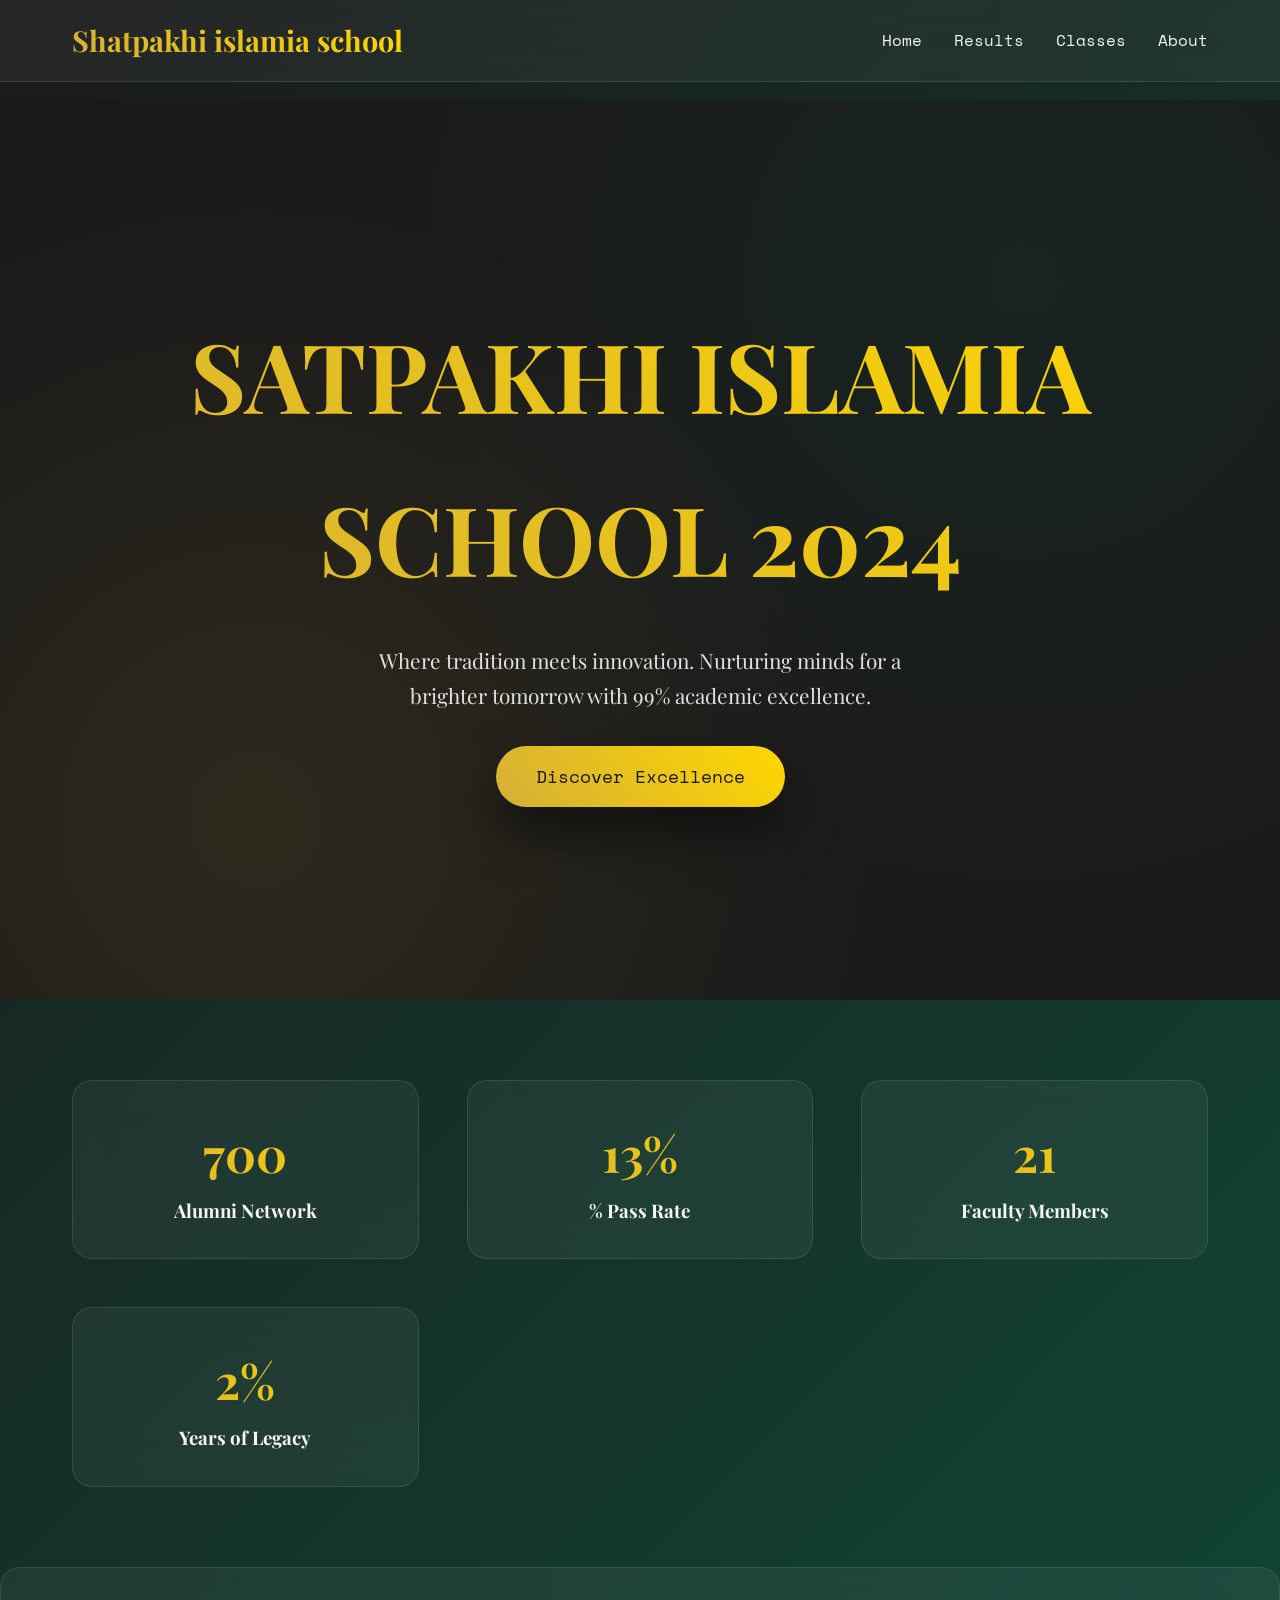
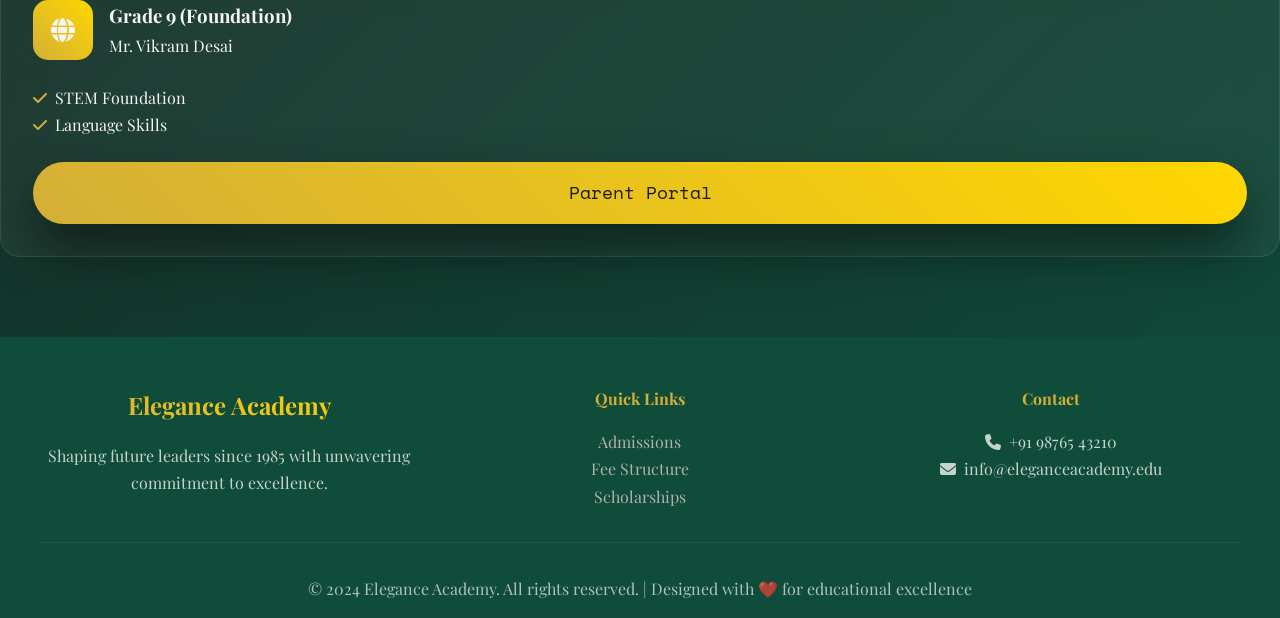
<file: index.html>
<!DOCTYPE html>
<html lang="en">
<head>
    <meta charset="UTF-8">
    <meta name="viewport" content="width=device-width, initial-scale=1.0">
    <title>Elegance Academy - Premier Education</title>
    <link href="https://fonts.googleapis.com/css2?family=Playfair+Display:wght@400;700&family=Space+Mono:wght@400;500&display=swap" rel="stylesheet">
    <link rel="stylesheet" href="https://cdnjs.cloudflare.com/ajax/libs/font-awesome/6.4.0/css/all.min.css">
    <link rel="shortcut icon" href="logo/SCHOOL-logo.jpeg" type="image/x-icon">
    <style>
        * {
            margin: 0;
            padding: 0;
            box-sizing: border-box;
        }

        :root {
            --bg-primary: #1A1A1A;
            --bg-secondary: #0F4C3A;
            --accent-gold: #D4AF37;
            --text-light: #F5F5F5;
            --text-muted: #B0B0B0;
            --glass-bg: rgba(255, 255, 255, 0.05);
            --glass-border: rgba(255, 255, 255, 0.1);
            --shadow: 0 25px 50px rgba(0,0,0,0.5);
            --shadow-hover: 0 35px 70px rgba(0,0,0,0.7);
        }

        body {
            font-family: 'Playfair Display', serif;
            background: linear-gradient(135deg, var(--bg-primary) 0%, var(--bg-secondary) 100%);
            color: var(--text-light);
            line-height: 1.7;
            overflow-x: hidden;
        }

        /* Navigation */
        .navbar {
            position: fixed;
            top: 0;
            width: 100%;
            background: var(--glass-bg);
            backdrop-filter: blur(20px);
            border-bottom: 1px solid var(--glass-border);
            z-index: 1000;
            transition: all 0.3s ease;
        }

        .nav-container {
            max-width: 1200px;
            margin: 0 auto;
            padding: 1rem 2rem;
            display: flex;
            justify-content: space-between;
            align-items: center;
        }

        .logo {
            font-size: 1.8rem;
            font-weight: 700;
            background: linear-gradient(45deg, var(--accent-gold), #FFD700);
            -webkit-background-clip: text;
            -webkit-text-fill-color: transparent;
            background-clip: text;
        }

        .nav-links {
            display: flex;
            list-style: none;
            gap: 2rem;
        }

        .nav-links a {
            color: var(--text-light);
            text-decoration: none;
            font-family: 'Space Mono', monospace;
            font-weight: 500;
            position: relative;
            transition: color 0.3s ease;
        }

        .nav-links a::after {
            content: '';
            position: absolute;
            bottom: -5px;
            left: 0;
            width: 0;
            height: 2px;
            background: var(--accent-gold);
            transition: width 0.3s ease;
        }

        .nav-links a:hover::after {
            width: 100%;
        }

        .nav-links a:hover {
            color: var(--accent-gold);
        }

        /* Hero Section */
        .hero {
            height: 100vh;
            display: flex;
            align-items: center;
            justify-content: center;
            text-align: center;
            position: relative;
            background: radial-gradient(circle at 20% 80%, rgba(212, 175, 55, 0.1) 0%, transparent 50%),
                        radial-gradient(circle at 80% 20%, rgba(15, 76, 58, 0.2) 0%, transparent 50%),
                        var(--bg-primary);
        }

        .hero-content h1 {
            font-size: clamp(3rem, 8vw, 6rem);
            margin-bottom: 1.5rem;
            background: linear-gradient(45deg, var(--accent-gold), #FFD700);
            -webkit-background-clip: text;
            -webkit-text-fill-color: transparent;
            background-clip: text;
            animation: glow 3s ease-in-out infinite alternate;
        }

        @keyframes glow {
            from { filter: drop-shadow(0 0 20px rgba(212, 175, 55, 0.3)); }
            to { filter: drop-shadow(0 0 30px rgba(212, 175, 55, 0.6)); }
        }

        .hero-content p {
            font-size: 1.3rem;
            max-width: 600px;
            margin: 0 auto 2rem;
            opacity: 0.9;
        }

        .cta-button {
            display: inline-block;
            padding: 1rem 2.5rem;
            background: linear-gradient(45deg, var(--accent-gold), #FFD700);
            color: var(--bg-primary);
            text-decoration: none;
            border-radius: 50px;
            font-family: 'Space Mono', monospace;
            font-weight: 500;
            font-size: 1.1rem;
            transition: all 0.3s ease;
            box-shadow: var(--shadow);
        }

        .cta-button:hover {
            transform: translateY(-5px);
            box-shadow: var(--shadow-hover);
        }

        /* Stats Section */
        .stats {
            padding: 5rem 2rem;
            max-width: 1200px;
            margin: 0 auto;
            display: grid;
            grid-template-columns: repeat(auto-fit, minmax(250px, 1fr));
            gap: 3rem;
        }

        .stat-card {
            text-align: center;
            padding: 2rem;
            background: var(--glass-bg);
            backdrop-filter: blur(20px);
            border: 1px solid var(--glass-border);
            border-radius: 20px;
            transition: all 0.3s ease;
        }

        .stat-card:hover {
            transform: translateY(-10px);
            border-color: var(--accent-gold);
        }

        .stat-number {
            font-size: 3rem;
            font-weight: 700;
            background: linear-gradient(45deg, var(--accent-gold), #FFD700);
            -webkit-background-clip: text;
            -webkit-text-fill-color: transparent;
            background-clip: text;
            display: block;
        }

        /* Results Page */
        .results-container {
            max-width: 800px;
            margin: 5rem auto;
            padding: 0 2rem;
        }

        .search-box {
            background: var(--glass-bg);
            backdrop-filter: blur(20px);
            border: 1px solid var(--glass-border);
            border-radius: 15px;
            padding: 2rem;
            margin-bottom: 3rem;
        }

        .search-input {
            width: 100%;
            padding: 1rem;
            background: rgba(255,255,255,0.1);
            border: 1px solid var(--glass-border);
            border-radius: 10px;
            color: var(--text-light);
            font-size: 1.1rem;
            font-family: 'Space Mono', monospace;
        }

        .results-table {
            background: var(--glass-bg);
            backdrop-filter: blur(20px);
            border-radius: 15px;
            overflow: hidden;
            box-shadow: var(--shadow);
        }

        table {
            width: 100%;
            border-collapse: collapse;
        }

        th, td {
            padding: 1.2rem;
            text-align: left;
            border-bottom: 1px solid var(--glass-border);
        }

        th {
            background: rgba(212, 175, 55, 0.1);
            font-family: 'Space Mono', monospace;
            font-weight: 500;
        }

        .grade-a { color: var(--accent-gold); font-weight: bold; }
        .grade-b { color: #FFD700; }

        /* Classes Page */
        .classes-grid {
            max-width: 1200px;
            margin: 5rem auto;
            padding: 0 2rem;
            display: grid;
            grid-template-columns: repeat(auto-fit, minmax(350px, 1fr));
            gap: 2rem;
        }

        .class-card {
            background: var(--glass-bg);
            backdrop-filter: blur(20px);
            border: 1px solid var(--glass-border);
            border-radius: 20px;
            padding: 2rem;
            transition: all 0.3s ease;
            cursor: pointer;
        }

        .class-card:hover {
            transform: translateY(-10px) scale(1.02);
            border-color: var(--accent-gold);
            box-shadow: var(--shadow-hover);
        }

        .class-header {
            display: flex;
            align-items: center;
            gap: 1rem;
            margin-bottom: 1.5rem;
        }

        .class-icon {
            width: 60px;
            height: 60px;
            background: linear-gradient(45deg, var(--accent-gold), #FFD700);
            border-radius: 15px;
            display: flex;
            align-items: center;
            justify-content: center;
            font-size: 1.5rem;
        }

        /* About Page */
        .about-content {
            max-width: 1000px;
            margin: 5rem auto;
            padding: 0 2rem;
        }

        .timeline {
            position: relative;
            margin: 3rem 0;
        }

        .timeline::before {
            content: '';
            position: absolute;
            left: 50%;
            top: 0;
            bottom: 0;
            width: 2px;
            background: linear-gradient(to bottom, var(--accent-gold), transparent);
            transform: translateX(-50%);
        }

        .timeline-item {
            margin: 3rem 0;
            position: relative;
        }

        /* Responsive */
        @media (max-width: 768px) {
            .nav-links {
                display: none;
            }
            
            .hero-content h1 {
                font-size: 2.5rem;
            }
            
            .stats {
                grid-template-columns: 1fr;
                gap: 2rem;
            }
        }

        /* Page Transitions */
        .page {
            display: none;
            min-height: 100vh;
            padding-top: 100px;
        }

        .page.active {
            display: block;
        }

        /* Animations */
        @keyframes fadeInUp {
            from {
                opacity: 0;
                transform: translateY(30px);
            }
            to {
                opacity: 1;
                transform: translateY(0);
            }
        }

        .animate {
            animation: fadeInUp 0.8s ease forwards;
        }
    </style>
</head>
<body>
    <!-- Navigation -->
    <nav class="navbar">
        <div class="nav-container">
            <div class="logo">Shatpakhi islamia school </div>
            <ul class="nav-links">
                <li><a href="#" onclick="showPage('home')">Home</a></li>
                <li><a href="#" onclick="showPage('results')">Results</a></li>
                <li><a href="#" onclick="showPage('classes')">Classes</a></li>
                <li><a href="#" onclick="showPage('about')">About</a></li>
            </ul>
        </div>
    </nav>

    <!-- Home Page -->
    <section id="home" class="page active">
        <div class="hero">
            <div class="hero-content">
                <h1>SATPAKHI ISLAMIA SCHOOL 2024</h1>
                <p>Where tradition meets innovation. Nurturing minds for a brighter tomorrow with 99% academic excellence.</p>
                <a href="#stats" class="cta-button">Discover Excellence</a>
            </div>
        </div>
        
        <section id="stats" class="stats">
            <div class="stat-card animate">
                <span class="stat-number" data-target="5000">0</span>
                <h3>Alumni Network</h3>
            </div>
            <div class="stat-card animate">
                <span class="stat-number" data-target="99">0</span>
                <h3>% Pass Rate</h3>
            </div>
            <div class="stat-card animate">
                <span class="stat-number" data-target="150">0</span>
                <h3>Faculty Members</h3>
            </div>
            <div class="stat-card animate">
                <span class="stat-number" data-target="20">0</span>
                <h3>Years of Legacy</h3>
            </div>
        </section>
    </section>

    <!-- Results Page -->
    <section id="results" class="page">
        <div class="results-container">
            <div class="search-box animate">
                <h2 style="margin-bottom: 1.5rem;">Check Your Results</h2>
                <input type="text" class="search-input" placeholder="Enter Roll Number or Name..." onkeyup="filterResults(this.value)">
                <br>
                <br>
                <button class="cta-button" id="result-btn">Our Result</button>
                <br>
                <p style="margin-top: 1rem; opacity: 0.7;">Select Year: <select><option>2024</option><option>2023</option></select></p>
            </div>

            <div class="results-table animate">
                <table>
                    <thead>
                        <tr>
                            <th>Roll No</th>
                            <th>Student Name</th>
                            <th>Maths</th>
                            <th>Science</th>
                            <th>English</th>
                            <th>Percentage</th>
                            <th>Rank</th>
                        </tr>
                    </thead>
                    <tbody id="resultsTable">
                        <tr>
                            <td>001</td>
                            <td>Aarav Sharma</td>
                            <td><span class="grade-a">98</span></td>
                            <td><span class="grade-a">96</span></td>
                            <td><span class="grade-a">95</span></td>
                            <td><span class="grade-a">96.3%</span></td>
                            <td>1st</td>
                        </tr>
                        <tr>
                            <td>002</td>
                            <td>Priya Patel</td>
                            <td><span class="grade-a">95</span></td>
                            <td><span class="grade-b">92</span></td>
                            <td><span class="grade-a">94</span></td>
                            <td>93.7%</td>
                            <td>2nd</td>
                        </tr>
                        <tr>
                            <td>003</td>
                            <td>Rohan Singh</td>
                            <td>88</td>
                            <td>90</td>
                            <td>89</td>
                            <td>89%</td>
                            <td>3rd</td>
                        </tr>
                    </tbody>
                </table>
            </div>
            <div style="text-align: center; margin-top: 2rem;">
                <button class="cta-button" onclick="downloadPDF()">Download PDF</button>
                <button class="cta-button" style="background: transparent; margin-left: 1rem;" onclick="printResults()">Print</button>
            </div>
        </div>
    </section>

    <!-- Classes Page -->
    <section id="classes" class="page">
        <div class="classes-grid">
            <div class="class-card animate">
                <div class="class-header">
                    <div class="class-icon"><i class="fas fa-calculator"></i></div>
                    <div>
                        <h3>Class 10th (Science)</h3>
                        <p>Mr. Rajesh Kumar</p>
                    </div>
                </div>
                <ul style="list-style: none; padding: 0;">
                    <li><i class="fas fa-check" style="color: var(--accent-gold); margin-right: 0.5rem;"></i>Physics, Chemistry, Maths</li>
                    <li><i class="fas fa-check" style="color: var(--accent-gold); margin-right: 0.5rem;"></i>Biology, English, Hindi</li>
                </ul>
                <a href="#" class="cta-button" style="margin-top: 1.5rem; display: block; text-align: center;">View Timetable</a>
            </div>

            <div class="class-card animate">
                <div class="class-header">
                    <div class="class-icon"><i class="fas fa-laptop-code"></i></div>
                    <div>
                        <h3>Class 11th (Commerce)</h3>
                        <p>Ms. Anjali Mehta</p>
                    </div>
                </div>
                <ul style="list-style: none; padding: 0;">
                    <li><i class="fas fa-check" style="color: var(--accent-gold); margin-right: 0.5rem;"></i>Accountancy, Economics</li>
                    <li><i class="fas fa-check" style="color: var(--accent-gold); margin-right: 0.5rem;"></i>Business Studies, IT</li>
                </ul>
                <a href="#" class="cta-button" style="margin-top: 1.5rem; display: block; text-align: center;">Enroll Now</a>
            </div>

            <div class="class-card animate">
                <div class="class-header">
                    <div class="class-icon"><i class="fas fa-paint-brush"></i></div>
                    <div>
                        <h3>Class 12th (Arts)</h3>
                        <p>Dr. Priya Rao</p>
                    </div>
                </div>
                <ul style="list-style: none; padding: 0;">
                    <li><i class="fas fa-check" style="color: var(--accent-gold); margin-right: 0.5rem;"></i>History, Political Science</li>
                    <li><i class="fas fa-check" style="color: var(--accent-gold); margin-right: 0.5rem;"></i>Psychology, Fine Arts</li>
                </ul>
                <a href="#" class="cta-button" style="margin-top: 1.5rem; display: block; text-align: center;">Syllabus PDF</a>
            </div>
        </div>
    </section>
                <div class="class-card animate">
                <div class="class-header">
                    <div class="class-icon"><i class="fas fa-globe"></i></div>
                    <div>
                        <h3>Grade 9 (Foundation)</h3>
                        <p>Mr. Vikram Desai</p>
                    </div>
                </div>
                <ul style="list-style: none; padding: 0;">
                    <li><i class="fas fa-check" style="color: var(--accent-gold); margin-right: 0.5rem;"></i>STEM Foundation</li>
                    <li><i class="fas fa-check" style="color: var(--accent-gold); margin-right: 0.5rem;"></i>Language Skills</li>
                </ul>
                <a href="#" class="cta-button" style="margin-top: 1.5rem; display: block; text-align: center;">Parent Portal</a>
            </div>
        </div>
    </section>

    <!-- About Page -->
    <section id="about" class="page">
        <div class="about-content">
            <div class="animate" style="text-align: center; margin-bottom: 4rem;">
                <h2 style="font-size: 3rem; margin-bottom: 1rem;">Our Legacy</h2>
                <p style="font-size: 1.2rem; opacity: 0.9; max-width: 600px; margin: 0 auto;">Founded in 1985, Elegance Academy has been shaping future leaders for nearly four decades.</p>
            </div>

            <div class="timeline animate">
                <div class="timeline-item" style="display: flex; align-items: center; margin-bottom: 4rem;">
                    <div style="flex: 1; text-align: right; padding-right: 2rem;">
                        <h3 style="color: var(--accent-gold);">1985</h3>
                        <p>Academy Founded</p>
                    </div>
                    <div style="width: 20px; height: 20px; background: var(--accent-gold); border-radius: 50%; margin: 0 2rem;"></div>
                    <div style="flex: 1;">
                        <p>Established with 50 students and 10 faculty members in the heart of the city.</p>
                    </div>
                </div>
                <div class="timeline-item" style="display: flex; flex-direction: row-reverse; align-items: center; margin-bottom: 4rem;">
                    <div style="flex: 1; text-align: left; padding-left: 2rem;">
                        <h3 style="color: var(--accent-gold);">2000</h3>
                        <p>100% Results</p>
                    </div>
                    <div style="width: 20px; height: 20px; background: var(--accent-gold); border-radius: 50%; margin: 0 2rem;"></div>
                    <div style="flex: 1;">
                        <p>First year achieving perfect board exam results. Expansion to 500+ students.</p>
                    </div>
                </div>
                <div class="timeline-item" style="display: flex; align-items: center;">
                    <div style="flex: 1; text-align: right; padding-right: 2rem;">
                        <h3 style="color: var(--accent-gold);">2024</h3>
                        <p>Modern Campus</p>
                    </div>
                    <div style="width: 20px; height: 20px; background: var(--accent-gold); border-radius: 50%; margin: 0 2rem;"></div>
                    <div style="flex: 1;">
                        <p>New 10-acre campus with smart classrooms and STEM labs inaugurated.</p>
                    </div>
                </div>
            </div>

            <div style="display: grid; grid-template-columns: repeat(auto-fit, minmax(300px, 1fr)); gap: 2rem; margin-top: 4rem;">
                <div class="stat-card animate" style="text-align: center;">
                    <i class="fas fa-users" style="font-size: 3rem; color: var(--accent-gold); margin-bottom: 1rem;"></i>
                    <h3>World-Class Faculty</h3>
                    <p>150+ PhD qualified teachers with 15+ years experience</p>
                </div>
                <div class="stat-card animate" style="text-align: center;">
                    <i class="fas fa-flask" style="font-size: 3rem; color: var(--accent-gold); margin-bottom: 1rem;"></i>
                    <h3>Advanced Labs</h3>
                    <p>State-of-the-art Physics, Chemistry, Biology & Computer labs</p>
                </div>
                <div class="stat-card animate" style="text-align: center;">
                    <i class="fas fa-trophy" style="font-size: 3rem; color: var(--accent-gold); margin-bottom: 1rem;"></i>
                    <h3>Champions Factory</h3>
                    <p>500+ National & International awards in academics & sports</p>
                </div>
            </div>

            <div style="text-align: center; margin-top: 4rem;">
                <h3 style="margin-bottom: 1rem;">Ready to Join the Legacy?</h3>
                <a href="#" class="cta-button" onclick="alert('Admission form coming soon!')">Apply Now</a>
            </div>
        </div>
    </section>

    <!-- Footer -->
    <footer style="background: var(--bg-secondary); padding: 3rem 2rem 1rem; margin-top: 5rem; text-align: center;">
        <div style="max-width: 1200px; margin: 0 auto;">
            <div style="display: grid; grid-template-columns: repeat(auto-fit, minmax(250px, 1fr)); gap: 2rem; margin-bottom: 2rem;">
                <div>
                    <div class="logo" style="font-size: 1.5rem; margin-bottom: 1rem;">Elegance Academy</div>
                    <p style="opacity: 0.8;">Shaping future leaders since 1985 with unwavering commitment to excellence.</p>
                </div>
                <div>
                    <h4 style="color: var(--accent-gold); margin-bottom: 1rem;">Quick Links</h4>
                    <ul style="list-style: none;">
                        <li><a href="#" style="color: var(--text-muted); text-decoration: none;">Admissions</a></li>
                        <li><a href="#" style="color: var(--text-muted); text-decoration: none;">Fee Structure</a></li>
                        <li><a href="#" style="color: var(--text-muted); text-decoration: none;">Scholarships</a></li>
                    </ul>
                </div>
                <div>
                    <h4 style="color: var(--accent-gold); margin-bottom: 1rem;">Contact</h4>
                    <p style="opacity: 0.8;"><i class="fas fa-phone" style="margin-right: 0.5rem;"></i>+91 98765 43210</p>
                    <p style="opacity: 0.8;"><i class="fas fa-envelope" style="margin-right: 0.5rem;"></i>info@eleganceacademy.edu</p>
                </div>
            </div>
            <div style="border-top: 1px solid var(--glass-border); padding-top: 2rem; opacity: 0.7;">
                <p>&copy; 2024 Elegance Academy. All rights reserved. | Designed with ❤️ for educational excellence</p>
            </div>
        </div>
    </footer>

    <script>
        // Page Navigation
        function showPage(pageId) {
            document.querySelectorAll('.page').forEach(page => {
                page.classList.remove('active');
            });
            document.getElementById(pageId).classList.add('active');
            
            // Smooth scroll to top
            window.scrollTo({ top: 0, behavior: 'smooth' });
            
            // Navbar scroll effect
            document.querySelector('.navbar').style.background = 'rgba(26, 26, 26, 0.95)';
        }

        // Counter Animation
        function animateCounters() {
            const counters = document.querySelectorAll('.stat-number');
            counters.forEach(counter => {
                const target = parseInt(counter.getAttribute('data-target'));
                const increment = target / 100;
                let current = 0;
                
                const updateCounter = () => {
                    if (current < target) {
                        current += increment;
                        counter.textContent = Math.floor(current) + (target > 100 ? '' : '%');
                        requestAnimationFrame(updateCounter);
                    } else {
                        counter.textContent = target + (target > 100 ? '' : '%');
                    }
                };
                updateCounter();
            });
        }

        // Results Filter
        // result btn start
        document.getElementById("result-btn").addEventListener("click",function(){
                window.location.assign("/result.html");
        })
        // result btn end
        function filterResults(query) {
            const rows = document.querySelectorAll('#resultsTable tr');
            rows.forEach(row => {
                const text = row.textContent.toLowerCase();
                row.style.display = text.includes(query.toLowerCase()) ? '' : 'none';
            });
        }

        // Utility Functions
        function downloadPDF() {
            alert('PDF Download feature - Coming Soon!\n(Use browser print → Save as PDF)');
        }

        function printResults() {
            window.print();
        }

        // Intersection Observer for Animations
        const observerOptions = {
            threshold: 0.1,
            rootMargin: '0px 0px -50px 0px'
        };

        const observer = new IntersectionObserver((entries) => {
            entries.forEach(entry => {
                if (entry.isIntersecting) {
                    entry.target.classList.add('animate');
                }
            });
        }, observerOptions);

        // Observe all animate elements
        document.querySelectorAll('.animate').forEach(el => {
            observer.observe(el);
        });

        // Initialize counters when stats section is visible
        const statsObserver = new IntersectionObserver((entries) => {
            entries.forEach(entry => {
                if (entry.isIntersecting) {
                    animateCounters();
                    statsObserver.unobserve(entry.target);
                }
            });
        }, { threshold: 0.5 });

        statsObserver.observe(document.querySelector('.stats'));

        // Navbar scroll effect
        window.addEventListener('scroll', () => {
            const navbar = document.querySelector('.navbar');
            if (window.scrollY > 100) {
                navbar.style.background = 'rgba(26, 26, 26, 0.95)';
                navbar.style.backdropFilter = 'blur(30px)';
            } else {
                navbar.style.background = 'rgba(255, 255, 255, 0.05)';
                navbar.style.backdropFilter = 'blur(20px)';
            }
        });

        // Smooth scrolling for anchor links
        document.querySelectorAll('a[href^="#"]').forEach(anchor => {
            anchor.addEventListener('click', function (e) {
                e.preventDefault();
                const target = document.querySelector(this.getAttribute('href'));
                if (target) {
                    target.scrollIntoView({ behavior: 'smooth' });
                }
            });
        });

        // PWA Ready - Add to home screen prompt (optional)
        let deferredPrompt;
        window.addEventListener('beforeinstallprompt', (e) => {
            deferredPrompt = e;
        });

        // Keyboard shortcuts
        document.addEventListener('keydown', (e) => {
            if (e.ctrlKey || e.metaKey) {
                switch(e.key) {
                    case 'p': e.preventDefault(); printResults(); break;
                }
            }
        });

        console.log('🌟 Elegance Academy Website Loaded Successfully!');
        console.log('✨ Features: Responsive, Animated, Searchable Results, PWA Ready');
    </script>
</body>
</html>
</file>
